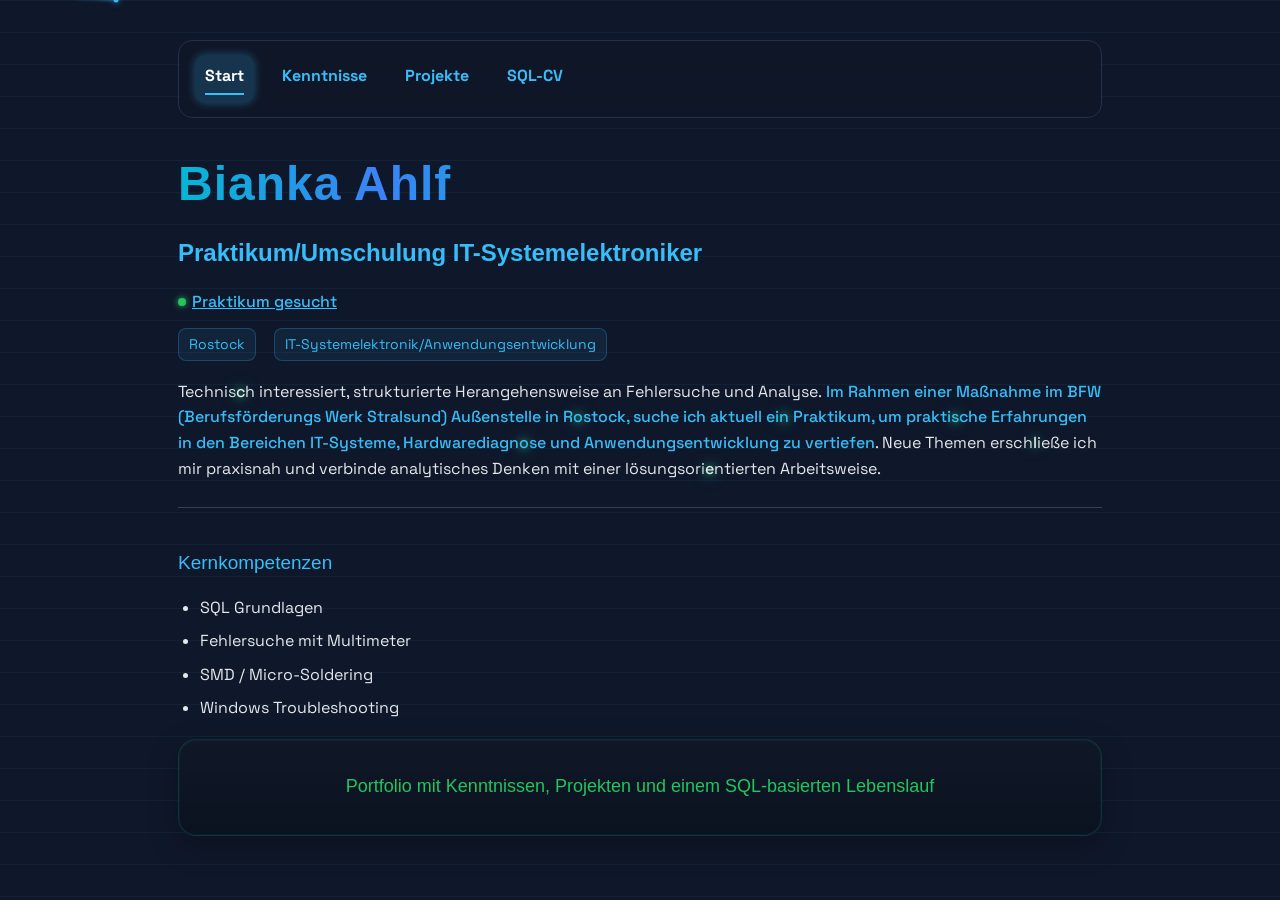
<file: index.html>
<!DOCTYPE html>
<html lang="de">
<head>
 <meta name="viewport"content="width=device-width,initial-scale=1.0">
<meta charset="UTF-8">
<title>Mein Portfolio</title>
<link rel="stylesheet" href="style.css">
<link href="https://fonts.googleapis.com/css?family=Space+Grotesk:wght@300;400;500;600;700&display=wrap" rel="stylesheet">
</head>

<body>
<div class="bg-grid"></div>
<div class="scan-layer"></div>
<div class="page-content">

<nav>
<a class="active" href="index.html">Start</a>
<a href="skills.html">Kenntnisse</a>
<a href="projects.html">Projekte</a>
<a href="sql-cv.html">SQL-CV</a>
</nav>




<h1>Bianka Ahlf</h1>

<h2>Praktikum/Umschulung IT-Systemelektroniker</h2>

<a class="status"
    href="anschreiben.mandarin.html"target="_blank"></span><span class="status-dot"></span>
 Praktikum gesucht
</a>

<div class="quick-facts">
  <span> Rostock</span>
  <span> IT-Systemelektronik/Anwendungsentwicklung</span>
</div> 

<p>
Technis<span class="easter-letter" data-letter="c">c</span>h interessiert, strukturierte Herangehensweise an Fehlersuche und Analyse.<span class="praktikums-hinweis"> Im Rahmen einer Maßnahme im BFW (Berufsförderungs Werk Stralsund) Außenstelle in R<span class="easter-letter" data-letter="o">o</span>stock, suche ich aktuell ei<span class="easter-letter" data-letter="n">n</span> Praktikum, um prakti<span class="easter-letter" data-letter="s">s</span>che Erfahrungen in den Bereichen IT-Systeme, Hardwarediagn<span class="easter-letter" data-letter="o">o</span>se und Anwendungsentwicklung zu vertiefen</span>. Neue Themen ersch<span class="easter-letter" data-letter="l">l</span>ieße ich mir praxisnah und verbinde analytisches Denken mit einer lösungsori<span class="easter-letter" data-letter="e">e</span>ntierten Arbeitsweise.


</p>

<hr>

<h3 style="color:var(--muted)">Kernkompetenzen</h3>
<ul>
<li>SQL Grundlagen</li>
<li>Fehlersuche mit Multimeter</li>
<li>SMD / Micro-Soldering</li>
<li>Windows Troubleshooting</li>
</ul>

<div class="card">
<h4>Portfolio mit Kenntnissen, Projekten und einem SQL-basierten Lebenslauf
  </h4>
 </div>
</div>

<script src="scan.js"></script>
</body>

</html>
</file>
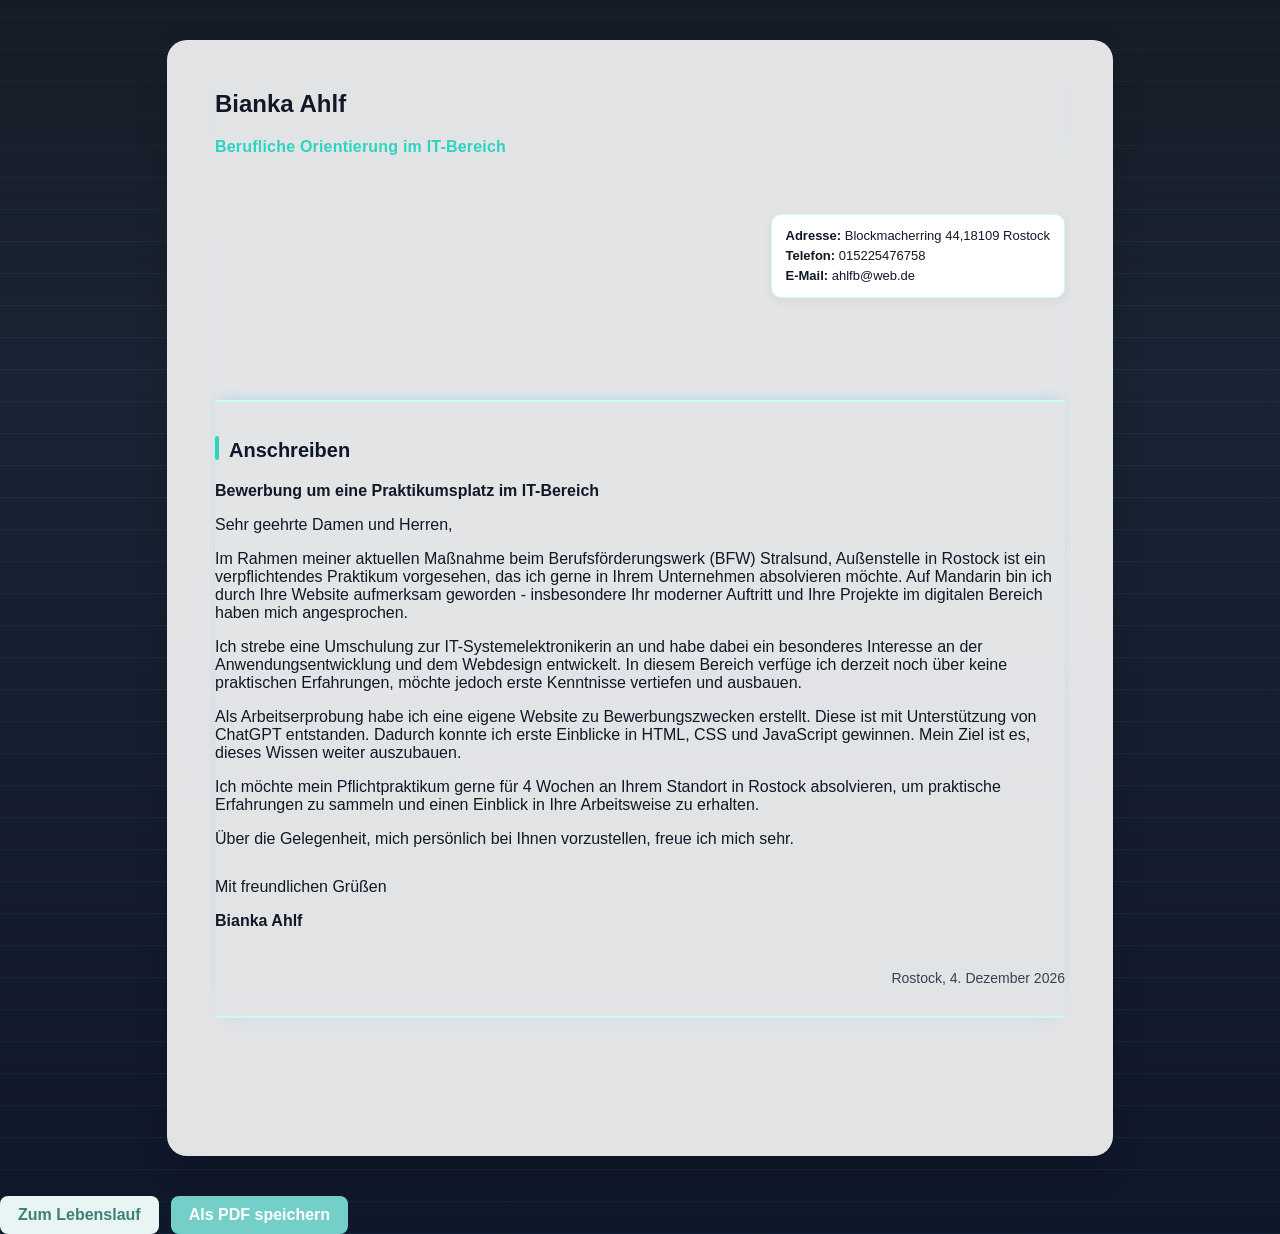
<file: anschreiben.mandarin.html>
<!DOCTYPE html>
<html lang="de">
<head>
  <meta charset="UTF-8">
   <meta name="viewport"content="width=device-width,initial-scale=1.0">
  <title>Anschreiben | Bianka Ahlf</title>
<meta name="viewport" content="width=device-width, initial-scale=1.0">

 <link rel="stylesheet"href="bewerbung.css">
</head>


<body>

 <section class="cv">

  <header class="cv-header">
   <div class="cv-left">
    <h1>Bianka Ahlf</h1>
    <p class="title">Berufliche Orientierung im IT-Bereich</p>
 </div>

 <div class="contact-box">
   <p><strong>Adresse:</strong> Blockmacherring 44,18109 Rostock</p>
   <p><strong>Telefon:</strong> 015225476758</p>
   <p><strong>E-Mail:</strong> ahlfb@web.de</p>
  </div>
 </div> 

   <div class="cv-divider"></div>

 <div class="anschreiben-section">
  <h2 class="anschreiben-title">Anschreiben</h2>
   <p><strong>Bewerbung um eine Praktikumsplatz im IT-Bereich</strong></p>
  
   <p>Sehr geehrte Damen und Herren,</p>

   <p> Im Rahmen meiner aktuellen Maßnahme beim Berufsförderungswerk (BFW) Stralsund, Außenstelle 
in Rostock ist ein verpflichtendes Praktikum vorgesehen, das ich gerne in Ihrem Unternehmen
absolvieren möchte. Auf Mandarin bin ich durch Ihre Website aufmerksam geworden - insbesondere
Ihr moderner Auftritt und Ihre Projekte im digitalen Bereich haben mich angesprochen.
   </p>

   <p> Ich strebe eine Umschulung zur IT-Systemelektronikerin an und habe dabei ein besonderes Interesse
an der Anwendungsentwicklung und dem Webdesign entwickelt. In diesem  Bereich verfüge ich derzeit noch über keine 
praktischen Erfahrungen, möchte jedoch erste Kenntnisse vertiefen und ausbauen.
   </p>

   <p>Als Arbeitserprobung habe ich eine eigene Website zu Bewerbungszwecken erstellt.
Diese ist mit Unterstützung von ChatGPT entstanden.
Dadurch konnte ich erste Einblicke in HTML, CSS und JavaScript gewinnen. Mein Ziel ist es, dieses Wissen weiter auszubauen. 
   </p>

   <p>Ich möchte mein Pflichtpraktikum gerne für 4 Wochen an Ihrem Standort in Rostock absolvieren,
 um praktische Erfahrungen zu sammeln und einen Einblick in Ihre Arbeitsweise zu erhalten.
   </p> 
   
   <p>Über die Gelegenheit, mich persönlich bei Ihnen vorzustellen, freue ich mich sehr.
   </p> 

  <div class="anschreiben-signature">
      <p>Mit freundlichen Grüßen</p>
    <p><strong>Bianka Ahlf</strong></p>
  </div>


   <footer class="cv-footer">
    <p>Rostock, <span id="date"></span></p>
  </footer>
   </section>
   
   <div class="actions">
    <a href="sql-cv.html" class="btn secondary">Zum Lebenslauf</a>
    <a href="#" onclick="window.print()"class="btn">Als PDF speichern</a>
   </div>
  </div>

<script>
  const dateEl =
 document.getElementById("date");
 
  const today =new Date();

  const formatted =
 today.toLocaleDateString("de-DE", {
   day: "numeric",
   month: "long",
   year: "numeric"
});

 dateEl.textContent = formatted;
</script>

 </body>
</html>
</file>
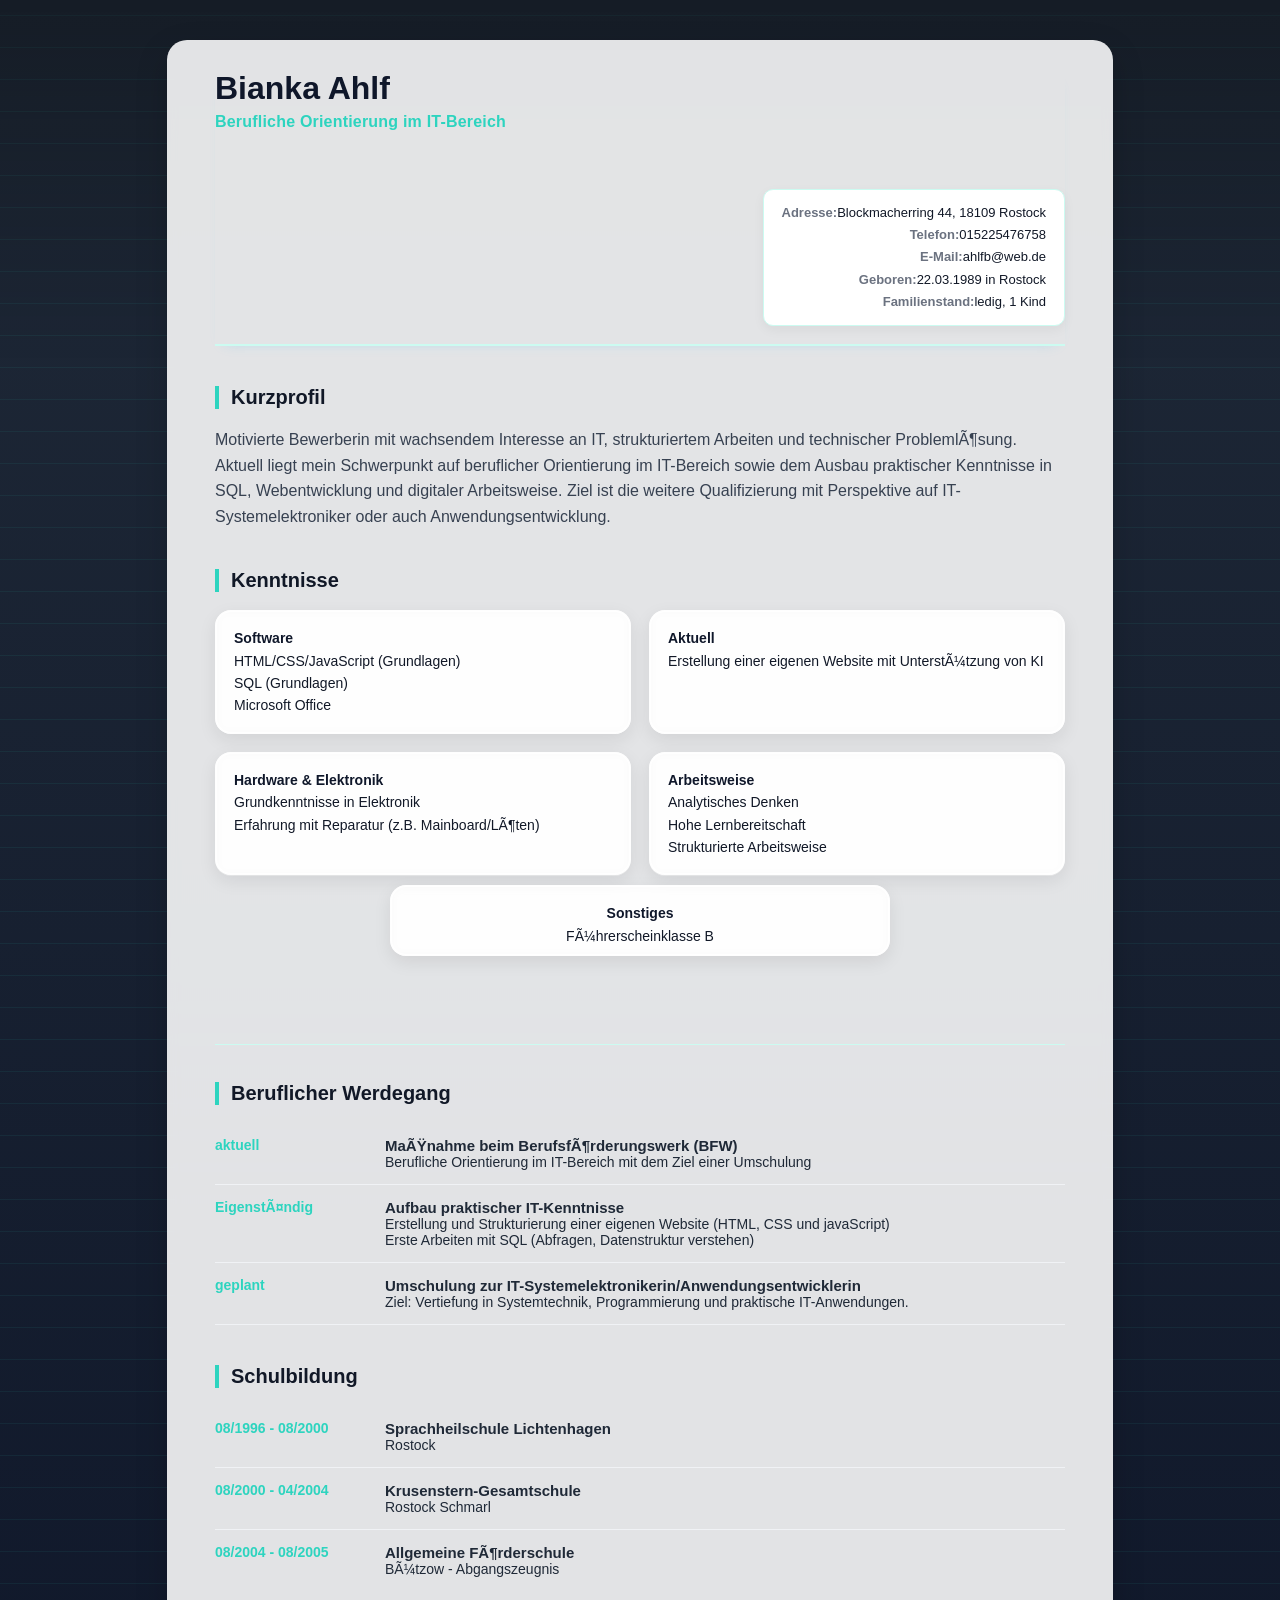
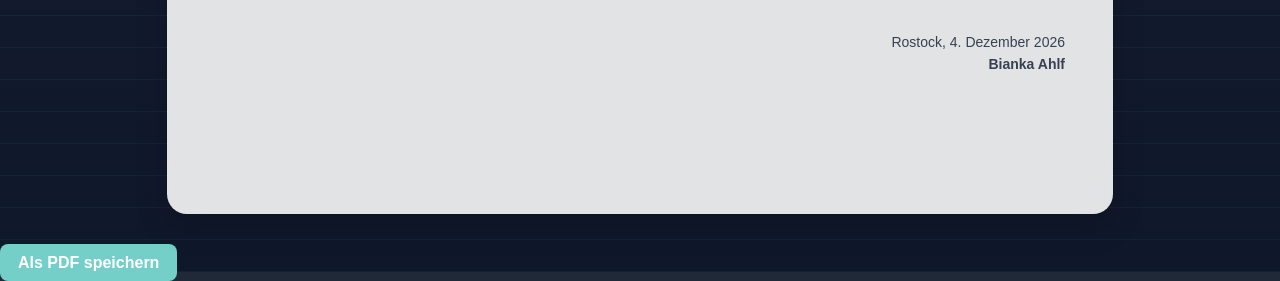
<file: lebenslauf.html>
<!DOCTYPE html>
<html lang="de">
<head>
 <meta charset="UTF8-8">
 <meta name="viewport"content="width=device-width,initial-scale=1.0">
 <title>Lebenslauf - Bianka Ahlf</title>
 <link rel="stylesheet" href="bewerbung.css">
</head>
<body>

 <main class="cv">

  <header class="cv-header">

   <div class="header-left">
    <h1>Bianka Ahlf</h1>
    <p class="title">Berufliche Orientierung im IT-Bereich</p>
   </div>

   <dic class="header-right">
    <p><strong>Adresse:</strong>Blockmacherring 44, 18109 Rostock</p>
    <p><strong>Telefon:</strong>015225476758</p>
    <p><strong>E-Mail:</strong>ahlfb@web.de</p>
    <p><strong>Geboren:</strong>22.03.1989 in Rostock</p>
    <p><strong>Familienstand:</strong>ledig, 1 Kind</p>
   </div>

  </header>

  <section class="cv-section">
   <h2>Kurzprofil</h2>
   <p>Motivierte Bewerberin mit wachsendem Interesse an IT, strukturiertem Arbeiten und 
      technischer Problemlösung. Aktuell liegt mein Schwerpunkt auf beruflicher 
      Orientierung im IT-Bereich sowie dem Ausbau praktischer Kenntnisse in SQL, 
      Webentwicklung und digitaler Arbeitsweise.
      Ziel ist die weitere Qualifizierung mit Perspektive auf IT-Systemelektroniker oder auch 
      Anwendungsentwicklung.
   </p>
  </section>
  
 <section class="cv-section cv-skills-section">
   <h2>Kenntnisse</h2>

   <div class="skills">

    <div class="skill-box">
     <strong>Software</strong>
     HTML/CSS/JavaScript (Grundlagen)<br>
     SQL (Grundlagen)<br>
     Microsoft Office
    </div> 
    
    <div class="skill-box"> 
     <strong>Aktuell</strong>
      Erstellung einer eigenen Website mit Unterstützung von KI
    </div>

   <div class="skill-box">
    <strong>Hardware & Elektronik</strong>
     Grundkenntnisse in Elektronik<br>
     Erfahrung mit Reparatur (z.B. Mainboard/Löten)
   </div> 

   <div class="skill-box">
    <strong>Arbeitsweise</strong>
     Analytisches Denken<br>
     Hohe Lernbereitschaft<br>
     Strukturierte Arbeitsweise
   </div>

   <div class="skill-box full">
    <strong>Sonstiges</strong>
     Führerscheinklasse B
   </div>
</div>
</section>


<div class="page-break"></div>


  <section class="cv-section cv-career">
   <h2>Beruflicher Werdegang</h2>

   <div class="cv-item">
   <div class="cv-date highlight">aktuell</div>
    <div class="cv-content"><strong>Maßnahme beim Berufsförderungswerk (BFW)</strong><br>
     Berufliche Orientierung im IT-Bereich mit dem Ziel einer Umschulung</div>
</div>


   <div class="cv-item">
   <div class="cv-date highlight">Eigenständig</div>
    <div class="cv-content"><strong>Aufbau praktischer IT-Kenntnisse</strong><br>
     Erstellung und Strukturierung einer eigenen Website (HTML, CSS und javaScript)<br>
     Erste Arbeiten mit SQL (Abfragen, Datenstruktur verstehen)</div>
</div>

    

    <div class="cv-item">
    <div class="cv-date highlight">geplant</div>
     <div class="cv-content"><strong>Umschulung zur IT-Systemelektronikerin/Anwendungsentwicklerin</strong><br>
Ziel: Vertiefung in Systemtechnik, Programmierung und praktische IT-Anwendungen.</div>
</div>


  <section class="cv-section">
   <h2>Schulbildung</h2>

   <div class="cv-item">
    <div class="cv-date">08/1996 - 08/2000</div>
    <div class="cv-content">
     <strong>Sprachheilschule Lichtenhagen</strong><br>Rostock</div>
</div>

   <div class="cv-item">
    <div class="cv-date">08/2000 - 04/2004</div>
    <div class="cv-content">
     <strong>Krusenstern-Gesamtschule</strong><br>Rostock Schmarl</div>
</div>

   <div class="cv-item">
    <div class="cv-date">08/2004 - 08/2005</div>
    <div class="cv-content">
     <strong>Allgemeine Förderschule</strong><br>Bützow - Abgangszeugnis</div>
</div>
</section>

 
  <section class="cv-section">
   <div class="cv-footer">
    <p>Rostock, <span id="date"></span></p>
    <p><strong>Bianka Ahlf</strong></p>
   </div>
  </section>

 </main>
 
<div><a href="#" onclick="window.print()"class="btn">Als PDF speichern</a>
</div>
<script>
  const dateEl =
 document.getElementById("date");
 
  const today =new Date();

  const formatted =
 today.toLocaleDateString("de-DE", {
   day: "numeric",
   month: "long",
   year: "numeric"
});

 dateEl.textContent = formatted;
</script>

</body>
</html>
</file>
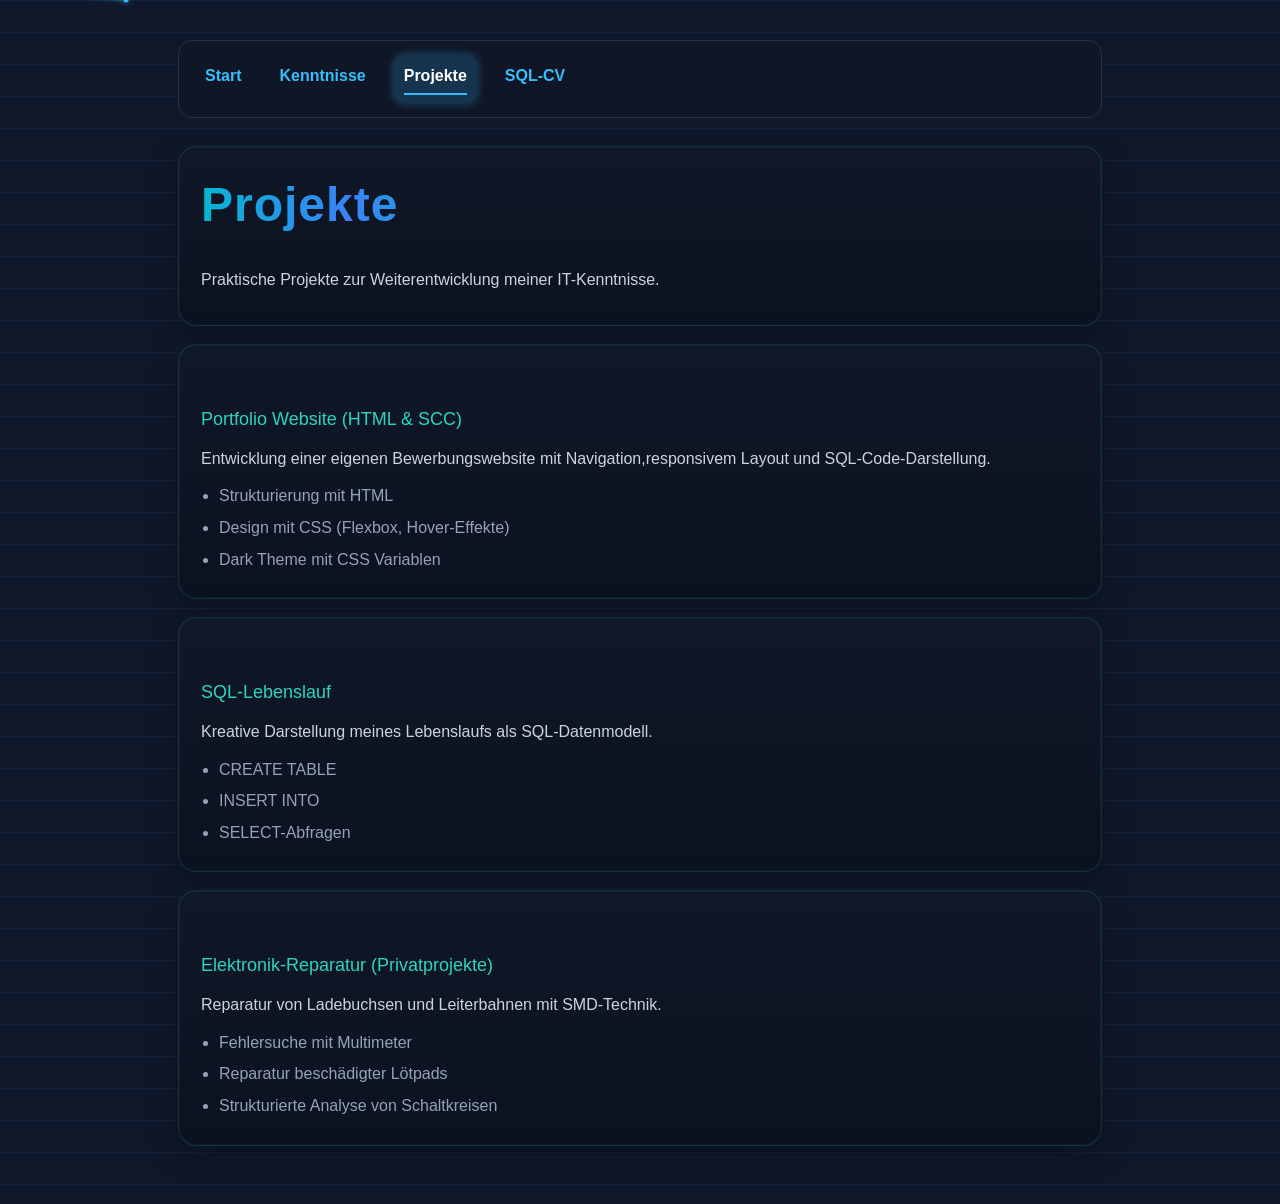
<file: projects.html>
<!DOCTYPE html>
<html lang="de">
<head>
 <meta name="viewport"content="width=device-width,initial-scale=1.0">
 <meta charset="UTF-8">
 <title>Projekte</title>
 <link rel="stylesheet" href="style.css">
</head>

<body class="projects-page">
<div class="bg-grid"></div>
<div class="scan-layer"></div>
<div class="page-content">

<nav>
 <a href="index.html">Start</a>
 <a href="skills.html">Kenntnisse</a>
 <a class="active" href="projects.html">Projekte</a>
 <a href="sql-cv.html">SQL-CV</a>
</nav>

<div class="card">
 <h1>Projekte</h1>
 <p class="muted">Praktische Projekte zur Weiterentwicklung meiner IT-Kenntnisse.</p>
</div>

<div class="card">
 <h3> Portfolio Website (HTML & SCC)</h3>
 <p> Entwicklung einer eigenen Bewerbungswebsite mit Navigation,responsivem Layout und SQL-Code-Darstellung.</p>
 <ul>
  <li>Strukturierung mit HTML</li>
  <li>Design mit CSS (Flexbox, Hover-Effekte)</li>
  <li>Dark Theme mit CSS Variablen</li>
 </ul>
</div>

<div class="card">
 <h3>SQL-Lebenslauf</h3>
 <p>Kreative Darstellung meines Lebenslaufs als SQL-Datenmodell.</p>
 <ul>
  <li>CREATE TABLE</li>
  <li>INSERT INTO</li>
  <li>SELECT-Abfragen</li>
 </ul>
</div>

<div class="card">
 <h3>Elektronik-Reparatur (Privatprojekte)</h3>
 <p>Reparatur von Ladebuchsen und Leiterbahnen mit SMD-Technik.</p>
 <ul>
  <li>Fehlersuche mit Multimeter</li>
  <li>Reparatur beschädigter Lötpads</li>
  <li>Strukturierte Analyse von Schaltkreisen</li>
 </ul>
</div>
</div>
</div>

<script src="scan.js"></script>

</body>
</html>
</file>
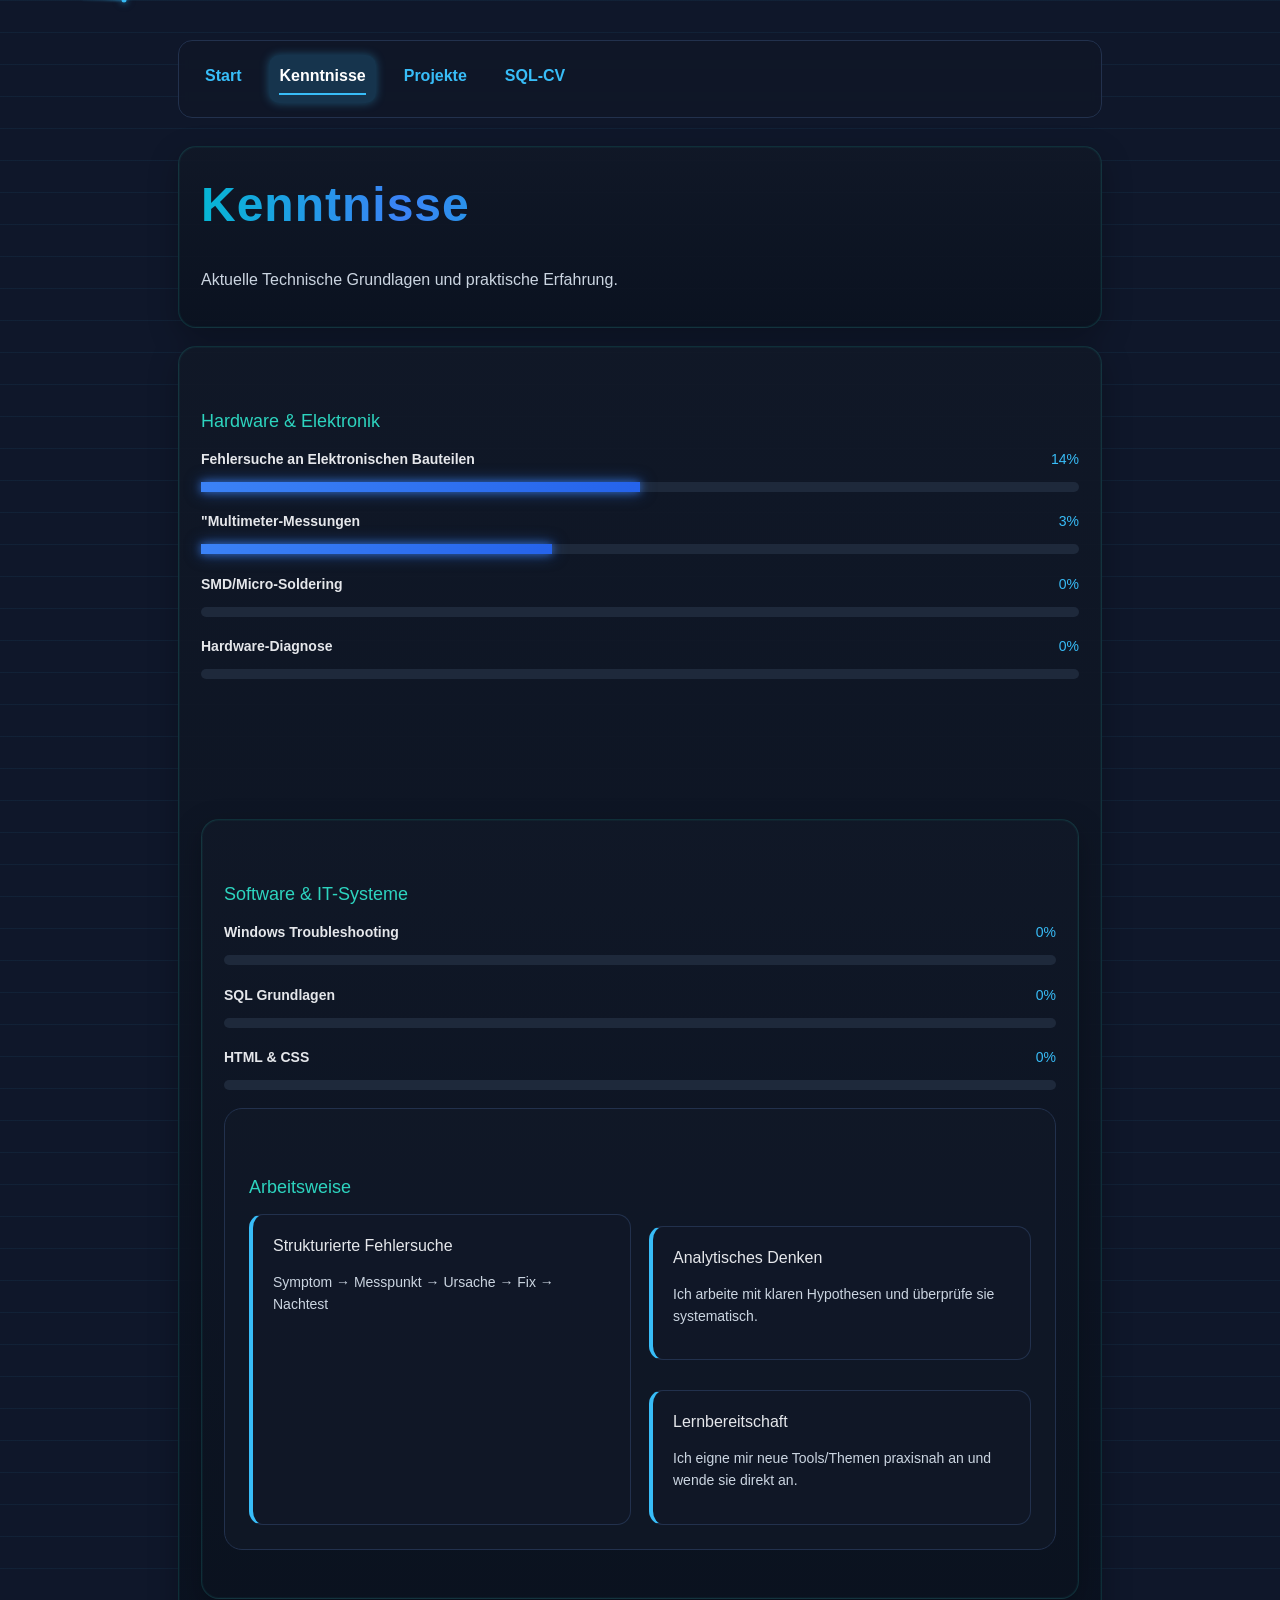
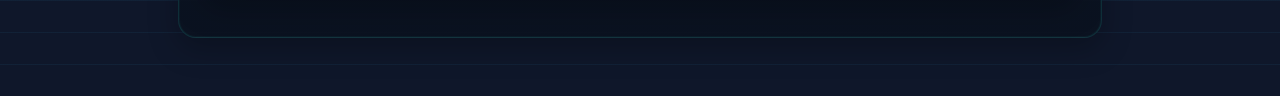
<file: skills.html>
<!DOCTYPE html>
<html lang="de">
<head>

 <meta name="viewport"content="width=device-width,initial-scale=1.0">
 <meta charset="UTF-8">
 <title>Kenntnisse</title>
 <link rel="stylesheet" href="style.css">
</head>


<body class="skill-page"> 

<div class="bg-grid"></div>
<div class="scan-layer"></div>
<div class="page-content">

<nav>
 <a href="index.html">Start</a>
 <a class="active"href="skills.html">Kenntnisse</a>
 <a href="projects.html">Projekte</a>
 <a href="sql-cv.html">SQL-CV</a>
</nav>

<div class="card">
 <h1>Kenntnisse</h1> 
 <p class="muted">Aktuelle Technische Grundlagen und praktische Erfahrung.</p>
</div>

<div class="card skills-section"id="hardware">
 <h3>Hardware & Elektronik</h3>

 <div class="skill reveal">
  <div class="skill-header">
   <span class="skill-name">Fehlersuche an Elektronischen Bauteilen</span>
   <span class="skill-percent">0%</span>
  </div>
 
  <div class="skill-bar">
   <div class="skill-fill hardware" data-width="50%"></div>
  </div>
 </div>


 <div class="skill reveal">
  <div class="skill-header">
   <span class="skill-name">"Multimeter-Messungen</span>
   <span class="skill-percent">0%</span>
  </div> 
 
  <div class="skill-bar">
   <div class="skill-fill hardware" data-width="40%"></div>
  </div>
 </div>


 <div class="skill reveal">
  <div class="skill-header">
   <span class="skill-name">SMD/Micro-Soldering</span>
   <span class="skill-percent">0%</span>
  </div>
    
  <div class="skill-bar">
   <div class="skill-fill hardware" data-width="60%"></div>
  </div>
 </div>


 <div class="skill reveal">
  <div class="skill-header">
   <span class="skill-name">Hardware-Diagnose</span>
   <span class="skill-percent">0%</span>  
  </div> 

  <div class="skill-bar">
   <div class="skill-fill hardware" data-width="55%"></div>
  </div>
 </div>

<div class="card skills-section"id="software">
 <h3>Software & IT-Systeme</h3>
 

 <div class="skill reveal">      
  <div class="skill-header">
   <span class="skill-name">Windows Troubleshooting</span>
   <span class="skill-percent">0%</span>
   </div>

   <div class="skill-bar">
   <div class="skill-fill software" data-width="80%"></div>
  </div>
</div>


  <div class="skill reveal">      
  <div class="skill-header">
   <span class="skill-name">SQL Grundlagen</span>
   <span class="skill-percent">0%</span>
  </div>
  
  <div class="skill-bar">
   <div class="skill-fill software" data-width="45%"></div>
  </div>
</div>


  <div class="skill reveal">      
  <div class="skill-header">
   <span class="skill-name">HTML & CSS</span>
   <span class="skill-percent">0%</span>
  </div>

  <div class="skill-bar">
   <div class="skill-fill software" data-width="50%"></div>
  </div>
</div>


<div class="section-card">
 <h3>Arbeitsweise</h3> 
  
 <div class="badge-grid">
 <div class="badge">
 <div class=badge-title">Strukturierte Fehlersuche</div>
 <p class="badge-text">Symptom → Messpunkt → Ursache → Fix → Nachtest</p> 
</div>

 <div class="badge-grid">
 <div class="badge">
 <div class=badge-title">Analytisches Denken</div>
 <p class="badge-text">Ich arbeite mit klaren Hypothesen und überprüfe sie systematisch.</p>
 </div>

 <div class="badge-grid">
 <div class="badge">
 <div class=badge-title">Lernbereitschaft</div>
 <p class="badge-text">Ich eigne mir neue Tools/Themen praxisnah an und wende sie direkt an.</p>
 </div>
</div>

</div>
</div>
</div>
</div>
<script src="scan.js"></script>

<script src="skills.js"></script> 
</body>
</html>
</file>
<file: style.css>
:root{
 --bg:#0f172a;
 --panel: #111827aa;
 --panel2: #0b1220;
 --border: #22314d;
 --text: #e2e8f0;
 --muted: #38bdf8;
 --accent: #38bdf8;
}

*{box-sizing: border-box;}

body {
  font-family: "Space Grotesk", sans-serif;
  background-color:#0f172a;
  color: #e5e7eb;
  margin: 0 auto;
  padding: 40px 18px;
  max-width: 960px;
  margin-left: auto;
  margin-right: auto;
  line-height: 1.6;
  background-image:
  linear-gradient(rgba(56,189,248,0.06) 1px, transparent 1px);   
background-size: 32px 32px;
} 

.page-content{
  position:relative;
  z-index: 2;
}
.scan-layer{
  pointer-events:none;	
  position:fixed;
  inset:0;
  pointer-events:none;
  z-index:1;
--trail-angle: 90deg;
--point-x: 5px;
} 
.scan-layer::before{
  content:"";
  position: absolute;
  left: 0;
  top: 0;
  width: 48px;
  height: 2px;
  background:linear-gradient(var(--trail-angle),
 	 rgba(56,189,248,0.05) 0%,
         rgba(56,189,248,0.18) 45%,
         rgba(56,189,248,0.45) 75%,
         transparent 100%);

  border-radius: 999px;
  filter: blur(0.8px);

  transform: translate(
		calc(var(--scan-x, 0px) - var(--pointer-x, 
	     2.5px) + var(--trail-offset, 0px)), 
		calc(var(--scan-y, 0px) - 1px));
}

.scan-layer::after{
  content:"";
  position:absolute;
  left:0;
  top:0;

  width:5px;
  height:5px;

  border-radius:50%;

  background:radial-gradient(circle at 50% 50%,
	 rgba(56,189,248,1) 0px,
	 rgba(56,189,248,0.95) 3px,
 	 rgba(56,189,248,0.25) 6px,
	 transparent 8px);

  box-shadow:
	 0 0 6px rgba(56,189,248,0.7),
	 0 0 12px rgba(56,189,248,0.25);

  transform: translate(
	calc(var(--scan-x,0px) - 2.5px),
 	calc(var(--scan-y,0px) - 2.5px));
}	

nav {
  display: flex;
  gap: 18px;
  flex-wrap: wrap;
  align-items: center;
  padding: 14px 16px;
  border: 1px solid var(--border);
  background:rgba(17,24,39,0.7);
  backdrop-filter: blur(6px);
  border-radius: 14px;
  margin-bottom: 28px;
}

nav a {
  color: var(--accent);
  text-decoration: none;
  font-weight: 700;
  padding: 8px 10px;
  border-radius: 10px;
  transition: .12s ease, background .12s ease, color .12s ease;
}
nav a::after{
  content:"";
  display:block;
  height:2px;
  width:0;
  background: var(--accent);
  transition:width .25s ease;
  margin-top:4px;
}
nav a:hover {
  background: rgba(56,189,248,0.12);
  transform: translateY(-1px);
  color: #ffffff;
}
 
nav a:hover::after, nav a.active::after{
  width: 100%;
}

nav a.active {
  background: rgba(56,189,248,0.18);
  color: #ffffff;
  box-shadow: 0 0 10px rgba(56,189,248,0.35);
}

h1 {
  display: inline-block;
  font-family:"inter", sans-serif;
  font-size: 48px;
  font-weight:800;
  letter-spacing: 1px;
  margin:0 0  12px 0;
  background: linear-gradient(90deg, #06b6d4 0%, #3b82f6 25%, #06b6d4 50%, #22c55e 75%, #16a34a 85%, #06b6d4 100%);
  background-size: 300% 100%;
  background-position: 0% 50%;
  background-clip: text;
  -webkit-background-clip: text;
  color: transparent;
  -webkit-text-fill-color: transparent;
  animation: nameGlow 5s ease-in-out infinite alternate;
}
@keyframes nameGlow{
 0%{
background-position:0% 50%;
}
 100%{
background-position:100% 50%;
 }
}
h2 {
  font-family:"inter", sans-serif;
  color:var(--muted);
  margin:0 0 16px;
  font-weight:600;
}
.quick-facts{
 display:flex;
 gap:18px;
 flex-wrap:wrap;
 margin:10px 0 18px 0;
 font-size:14px;
 color:var(--muted);
}
.quick-facts span{
  background:rgba(56,189,248,0.08);
  border:1px solid rgba(56,189,248,0.25);
  padding:4px 10px;
  border-radius:8px;
}
 .status{
  display:flex;
  align-items:center;
  gap:6px;
  color:var(--accent);
  font-weight:500;
  margin:8px 0 14px 0;
}
 .status-dot{
  display:inline-block;
  width:8px;
  height:8px;
  border-radius:50%;
  background:#22c55e;
  box-shadow:0 0 6px #22c55e;
  animation:statusPulse 2s infinite;
}
.status{
  transition:color .2s ease;
}

.status-dot{
  transition:transform .2s ease, box-shadow .2s ease;
}
.status:hover{
  color:#4ade80;
  text-shadow: 0 0 6px rgba(134,239,172,1),
               0 0 12px rgba(34,197,94,0.9),
 	       0 0 20px rgba(34,197,94,0.7);
}
.status:hover .status-dot{
  transform:scale(1.2);
  box-shadow:0 0 12px #22c55e, 0 0 22px #22c55e;
}


@keyframes statusPulse{
0%{
  transform:scale(1);
  box-shadow:0 0 4px #22c55e;
  opacity:1.2;
}
50%{
  transform:scale(1.4);
  box-shadow:0 0 10px #22c55e;
  opacity:2.2;
}
100%{
  transform:scale(1);
  box-shadow:0 0 4px #22c55e;
  opacity:1.2;
 }
}

h3 {
  font-family:"inter", sans-serif;
  color:#6bdcff;
  font-weight:500;
  font-size:19px;
  margin-top:40px;
  margin-bottom:14px;
}

h4 {
  color:#22c55e;
  font-family:"inter",sans-serif;
  font-weight:450;
  font-size:18px;
  margin-top:40px;
  margin-bottom:14px;
}

p{ margin:12px 0;
}
.easter-letter{
  font-weight:500;
  text-shadow:0 0 8px #22c55e,0 0 16px rgba(56,189,248,0.7);
  cursor:pointer;
}
.easter-hit{
 color:#22c55e !important;
 text-shadow:0 0 14px #22c55e;
 transition:all 0.2s ease;
}
 .praktikums-hinweis{
  color:var(--muted);
  font-weight:500;
  margin-top:14px; 
}

hr {
  border:0;
  height:1px;
  background:#334155;
  margin:26px 0;
}

ul {
  padding-left: 22px;

}

li {
  margin-bottom: 8px;
}

.card{
  background:linear-gradient(
   180deg,
   rgba(17,24,39,0.94),
   rgba(11,18,32,0.94)
  );
  border:1px solid rgba(45,212,191,0.15);
  border-radius:18px;
  padding:20px 22px;
  margin:18px 0;
  box-shadow:0 10px 30px rgba(0,0,0,0.25),
   0 0 0 1px rgba(45,212,191,0.05) inset;
  transition:all 0.25s ease;
}
.sql-card{
	margin:16px;
	padding:20px 16px;
	border-radius:16px;
	background:rgba(8,12,24,0.88);
	border:1px solid rgba(80,150,255,0.18);
	box-shadow:0 10px 30px rgba(0,0,0,0.35);
	overflow:visible;
}
.card h3{
  margin-bottom:12px;
  color:#2dd4bf;
  font-size:18px;
}

.card h4{
  text-align:center;
  color:#22c55e;
  width:100%;
  margin-top:12px;
}

.card p{
  margin-bottom:14px;
  color:#cbd5e1;
}

.card ul{
  padding-left:18px;
  margin:0;
}

.card li{
  margin-bottom:8px;
  color:#94a3b8;
}

.card:hover{
  transform:translateY(-4px);
  border-color:rgba(45,212,191,0.4);
  box-shadow:0 15px 40px rgba(0,0,0,0.35),
   0 0 25px rgba(45,212,191,0.15);
}
.card:hover h3{
  color:#38bdf8;
}
.projects-page .card h3{
  color:#2dd4bf;
  margin-bottom:10px;
}
.projects-page .card p{
  color:#cbd5e1;
  margin-bottom:12px;
}
.projects-page .card ul{
  padding-left:18px;
  margin:0;
}
.projects-page .card li{
  color:#94a3b8;
  margin-bottom:6px;
}

.muted{
  color:var(--muted);
}

pre {
  background-color: #0b1020;
  padding: 18px;
  border-radius: 14px;
  overflow-x: auto;
  border: 1px solid #1f2a44;
  font-family: Consolas, Monaco, 'Courier New', monospace;
  box-shadow: 0 10px 25px rgba(0,0,0,0.3);
}
code {
  color: #cbd5e1;
}
.kw {color: #38bdf8; font-weight:700;}
.fn {color: #a78bfa;}
.str {color: #34d399;}
.cm {color: #64748b; font-style: italic;}
.num {color: #fbbf24;}

.skill-header{
 display: flex;
 justify-content: space-between;
 font-size: 14px;
 margin-bottom: 6px;
}
.skill-header span:last-child {
 color: var(--muted);
}
.skill-percent {
 min-width: 45px;
 text-align: right;
 font-variant-numeric:tabular-nums;
}
.skill{
  margin-bottom: 18px;
  transition: transform 0.2s ease;
}
.skill-name {
  margin-bottom: 6px; 
  font-weight:600;
}
.skill-bar {
  background: #1e293b;
  border-radius: 10px;
  height: 10px;
}
.skill-fill {
  display: block;
  height: 100%;
  width:0%; 
  transition: width 1.2s ease;
  box-shadow: 0 0 8px rgba(80,150,255,0.4);
  position: relative;
  overflow: hidden;
}
.skill-fill::after{
 content:"";
 position:absolute;
 top:0;
 left:-100%;
 width:100%;
 height:100%;
 z-index: 2;
 pointer-events:none;
 background:linear-gradient(120deg,
 transparent, rgba(255,255,255,0.4),
 transparent
 );
 animation:skillShimmer 2.5s infinite;
} 
.skill-fill.hardware {
 background: linear-gradient(90deg, #3b82f6, #2563eb);
 box-shadow: 0 0 8px rgba(59,130,246,0.7), 0 0 16px rgba(59,130,246,0.5);
}
.skill:hover .skill-fill.hardware {
 box-shadow:0 0 22px rgba(59,130,246,0.95);
 transform: scaleX(1.02);
}
.skill-fill.software {
 background: linear-gradient(90deg, #22c55e, #16a34a);
 box-shadow: 0 0 8px rgba(34,197,94,0.7), 0 0 16px rgba(34,197,94,0.5);
}
.skill:hover .skill-fill.software {
 box-shadow: 0 0 22px rgba(34,197,94,0.95);
 transform: translateX(8px);
}
.skill.reveal {
 opacity:0;
 transform:translateY(14px);
 transition:
  opacity 600ms cubic-bezier(.2,.8,.2,1);
  transform 600ms cubic-bezier(.2,.8,.2,1);
}

.skill.reveal.is-visible {
 opacity:1;
 transform:translateY(0);
}
a{
color:var(--accent);
}
.sql-cv {
  background:#0f172a;
  padding: 30px;
  border-radius:12px;
  font-family:monospace;
  border:1px solid rgba(56,189,248,0.18);
  box-shadow:0 10px 30px rgba(0,0,0,0.28);
}
.sql {
  color:#e5e7eb;
  margin-top:20px;
  font-family:monospace;
  padding:20px;
  border-radius:8px;
  line-height:1.7;
  background:rgba(2,6,23,0.45);
  border:1px solid rgba(56,189,248,0.08);
  white-space:pre-wrap;
}
.sql-keyword {
  color: #38bdf8;
  font-weight: 700;
  text-shadow: 0 0 6px rgba(56,189,248,0.35);
}

.sql-table {
  color: #22c55e;
  font-weight: 600;
  text-shadow: 0 0 6px rgba(34,197,94,0.35);
}

.sql-string {
  color: #fbbf24;
  font-weight: 600;
  text-shadow: 0 0 6px rgba(251,191,36,0.35);
}

.sql-comment {
  color: #94a3b8;
  font-style: italic;
  opacity: 0.85;
}
}
.sql-result {
  color:#e5e7eb;
  margin:18px 0 28px;
  padding:16px 18px;
  background:rgba(2,6,23,0.35);
  border:1px solid rgba(34,197,94,0.22);
  border-radius:8px;
  display:inline-block; 
  font-family:monospace;
  white-space:pre;
  box-sizing:border-box;
  text-align:left;
}
.sql-result pre{
 margin:0;
 font-family:monospace;
 color:#e5e7eb;
}
.sql::before {
  content:">";
  color:#22c55e;
  font-weight:700;
}
.typewriter {
  white-space:pre-wrap;
  border-right:2px solid #22c55e;
  min-height:3.5em;
  opacity:0;
  transition:opacity 0.2s ease;
}
.typewriter.is-visible{
  opacity:1;
}
.typewriter.typing {
  animation:cursorBlink 0.8s step-end infinite;
}

@keyframes cursorBlink {
  50%{
border-color:transparent;
 }
}

 .projects{
  display:grid;
  gap:20px;
  margin-top:20px;
}

 @media (min-width:900px){
  .projects{
   grid-template-columns: 1fr 1fr;
  }
 }

.badge-grid {
  display:grid;
  grid-template-columns: repeat(auto-fit, minmax(280px, 1fr));
  gap: 18px;
  margin-top: 12px;
}
.badge{
  border: 1px solid var(--border);
  border-left: 4px solid var(--accent);
  background: rgba(17,24,39,0.85);
  border-radius: 14px;
  padding: 18px 18px 18px 20px;
  transition: all .2s ease;
}
.badge-hover {
 transform: translateY(-4px);
 box-shadow: 0 14px 30px rgba(0,0,0,0.35);
}
.badge-title {
  font-weight: 700;
  font-size: 16px;
  margin-bottom: 6px;
  color: #ffffff;
}
.badge-text {
  color: var(--muted);
  font-size: 14px;
  line-height: 1.6;
}

@media (max-width: 700px){
 .badge-grid{grid-template-columns:1fr;}
}
.badge.hardware {
 border-left: 4px solid #3b82f6;
}
.badge.software {
 border-left: 4px solid #22c55e;
}
.badge.workflow {
 border-left: 4px solid #06b6d4;
}
.section-card {
 border: 1px solid var(--border);
 background: rgba(17,24,39,0.75);
 border-radius: 18px;
 padding: 24px;
 margin-bottom: 28px;
}

#software {
 margin-top: 140px;
}

 html {
  scroll-behavior: smooth;
}

@keyframes skillShimmer {
 0%{left:-100%;
 }
 100%{left:120%;
 }
}

@media(max-width: 768px){

 body{
  overflow-x:auto;
}
 nav{
  display:flex;
  flex-wrap:wrap;
  gap:10px;
  justify-content:center;
}
.card, .cv{
  margin:16px;
  padding:20px 16px;
  border-radius:16px;
}
 h1{
  font-size:28px;
}
 h2{
  font-size:22px;
}
 h3{
  font-size:18px;
}
 p, li{
  font-size:15px;
  line-height:1.6;
}
.actions{
  flex-direction:column;
  gap:10px;
}
.btn{
  width:100%;
  text-align:center;
}
.projects-page .card{
  width:100%;
  margin:14px 0;
}
.projects-page ul{
  padding-left:18px;
}
.project-grid{
grid-template-columns:1fr;
}
.skill-grid, .skills{
 grid-template-columns:1fr;
}
.skill-box, .card.skills-section{
  width:100%;
  box-sizing:border-box;
}
.skill-header{
  flex-direction:column;
  align-items:flex-start;
  gap:4px;
}
.skill-percent{
  align-self:flex-end;
}
.card{
  overflow:visible;
}
.sql-cv{
  white-space:pre;
}
.sql-scroll{
   width:100%;
   max-width:100%;
   overflow-x:auto;
   overflow-y:hidden;
   touch-action:pan-x;
  -webkit-overflow-scrolling:touch;
 }
	.sql-content{
		margin-left:0;
		margin-right:0;
		vertical-align:top;
}
 .sql-result{
	 white-space:pre;
	 min-width:1400px;
	 font-family:monospace
	 overflow-x:auto;
	 display:block;
	 padding:12px 14px;
 }
  .sql-result,
  .sql.typewriter,
  .sql-result pre{
	font-size:13px;
	line-height:1.5;
  }
  .sql-card{
	  margin:10px 0;
  }
}
</file>
<file: bewerbung.css>
:root{
 --bg: #f4f7fb;
 --card: #ffffff;
 --text: #1f2937;
 --muted: #4b5563;
 --line: #ccfbf1;
 --accent: #2dd4bf;
 --accent-soft: #ccfbf1;


body{
  margin:0;
  font-family:Arial,sans-serif;
  background:
   repeating-linear-gradient(
    0deg,
    rgba(45,212,191,0.07) 0px,
    rgba(45,212,191,0.07) 1px,
    transparent 1px,
    transparent 32px
),
    linear-gradient(to bottom, #1f2937, #0f172a);
    color:#111827; 
}
body::after{
  content:"";
  position:fixed;
  inset:0;
  background:linear-gradient(to bottom, rgba(0,0,0,0.3),transparent 40%);
  pointer-events:none;
}

 .cv{
  max-width:850px;
  margin:40px auto;
  padding:40px 48px 60px;
  border-radius:20px;
  box-shadow:0 12px 32px rgba(0,0,0,0.18);
  background:rgba(255,255,255,0.88);
  backdrop-filter:blur(6px);
  -webkit-backdrop-filter:blur(6px);
  position:relative;
  z-index:2;
  padding-bottom:110px;
}

 .cv-header{
  display:grid;
  grid-template-columns:1 fr auto;
  gap:40px;
  border-bottom:2px solid var(--accent-soft);
   box-shadow:0 -6px 12px -6px
   rgba(56,189,248,0.35);
  padding-bottom:20px;
  margin-bottom:30px;
  align-items:start;
}

 .header-left h1{
  margin:0;
  font-size:32px;
  color:#0f172a;
}
 
 .title{
  margin-top:8px;
  color:var(--accent);
  font-weight:600;
  letter-spacing:0.2px;
}

 .header-right{
  text-align:right;
  font-size:14px;
  background:#f8fbff;
  border:1px solid var(--line);
  border-radius:12px;
  padding:14px 16px;
  justify-self:end;
}

 .header-right p{
  margin:4px;
}

 .cv-section{
  margin-bottom:28px;
  margin-top:40px;
}

 .cv-section h2{
  font-size:20px;
  margin-bottom:18px;
  color#111827;
  padding-left:12px;
  border-left:4px solid var(--accent)
}

 .cv-section p{
  margin:0;
  line-height:1.6;
  color:#374151;
}

 .cv-item{
  display:flex;
  gap:20px;
  padding:14px 0;
  border-bottom:1px solid #f0f2f5;
}

 .cv-item:last-child{
  border-bottom:none;
}

 .cv-date{
  min-width:150px;
  font-weight:700;
  color:var(--accent);
  font-size:14px;
}

 .cv-date.highlight{
  color:var(--accent);
  font-weight:600;
}

 .cv-content{
  font-size:14px;
  color:#1f2937;
}
 .cv-content strong{
  font-size:15px;
}

 .cv-item:hover{
  background:#f9fafb;
}

 .skills{
  display:grid;
  grid-template-columns:1fr 1fr;
  gap:18px;
  align-items:start;
}
 
 .skill-box{
  border:1px solid rgba(255,255,255,0.75);
  border-radius:16px;
  padding:16px 18px;
  background:rgba(255,255,255,0.75);
  backdrop-filter:blur(6px);
  -webkit-backdrop-filter:blur(6px);
  font-size:14px;
  line-height:1.6;
  transition:0.2s;
  height:100%;
  box-shadow:0 6px 18px rgba(0,0,0,0.08),
   0 0 0 1px rgba(255,255,2550.15) inset;
  box-sizing:border-box;
  
}

  .skill-box:hover{
   background:rgba(45,212,191,0.18);
   border-color:rgba(45,212,191,0.35);
   
}

  .skill-box strong{
   display:block;
   margin-bottom:0px;
   color:#0f172a;
}

  .skill-box.full{
   grid-column:1 / -1;
   width:100%;
   max-width:500px;
   justify-self:center;
   text-align:center;
   margin-top:-8px;
}

 .cv-footer{
  margin-top:40px;
  text-align:right;
  font-size:14px;
  color:#374151;
 }

 .cv-career{
  margin-top:80px;
  border-top:1px solid var(--line);
  padding-top:20px;
}

 .page-break{
  display:none;
}
.btn{
  text-decoration:none;
  padding:10px 18px;
  border-radius:8px;
  font-weight:600;
  background:#73cfc7;
  color:white;
  transition:0.2s;
}
.btn:hover{
  background:#5fb8b1;
}
.btn.secondary{
  background:#e8f5f4;
  color:#3e7f7a;
}
.btn.secondary:hover{
  background:#d6eeec;
}

@media print {
.cv-skills-section h2{
 padding-top:30px;
}
.page-break{
 display:block;
 page-break-before:always;
 break-before:page;
}
 
.cv-career{
  padding-top:30px;
  }
.cv-career h2{
  margin-bottom:20px;
}
body{
 margin:0;
 font-family:Arial, sans-serif;
 background:#ffffff;
 color:var(--text);
}
.cv{
 box-shadow:none;
 margin:0;
 max-width:100%;
 border-radius:0;
 background:#ffffff;
 backdrop-filter:none;
}
.cv-section{
 break-inside:avoid;
 page-break-inside:avoid;
}
.cv-item{
 break-inside:avoid;
 page-break-inside:avoid;
}
.skill-box{
 break-inside:avoid;
 page-breake-inside:avoid;
 background:#ffffff;
 backdrop-filter:none;
 border:1px solid #dbe3ee;
}
h2, h3{
 break-after:avoid;
 page-break-after:avoid;
 }
}


.anschreiben-section{
  margin-top:20px;
  padding-top:20px;
  border-top:2px solid var(--accent-soft);
  box-shadow:0 -6px 12px -6px
   rgba(56,189,248,0.35);
}
.anschreiben-section::before{
  content:"";
  position:absolute;
  top:-6px;
  left:0;
  width:4px;
  height:28px;
  background:var(--accent-soft);
  border-radius:2px;
  display:none;
}
.title{
  margin-top:6px;
  color:var(--accent);
  font-weight:600;
}
.cv{
  position:relative;
  padding-top:30px;
}
.cv::before{
  content:"";
  position:absolute;
  top:0;
  left:0;
  width:100%;
  height:3px;
  background_linear-gradient(90deg var(--accent)#38bdf8);
  border-top-left-radius:20px;
  border-top-right:radius:20px;
}
 .cv-header{
  display:grid;
  grid-template-columns:1 fr auto;
  gap:40px;
  border-bottom:2px solid var(--accent-soft);
  box-shadow:0 6px 12px -10px
   rgba(56,189,248,0.35);
  padding-bottom:16px;
  margin-bottom:28px;
  align-items:start;
}
.header-left h1{
  margin:0;
  font-size:32px;
  color:#0f172a;
}
.header-right{
  background:#ffffff;
  border:1px solid var(--line);
  border-radius:10px;
  padding:10px 14px;
  width:max-content;
  font-size:13px;
  line-height:1.4;
  margin:2px 0;
  box-shadow:0 4px 12px rgba(0,0,0,0.05);
  justify-self:end;
}
.header-right strong{
  color:#6b7280;
  font-weight:600;
}
.anschreiben-title{
  font-size:20px;
  font-weight:600;
  color:#0f172a;
  margin-bottom:20px;
  padding-left:14px;
  position:relative;
}
.anschreiben-title::before{
  content:"";
  position:absolute;
  left:0;
  top:4px;
  width:4px;
  height:24px;
  border-radius:2px;
  background:var(--accent);
  top:50%;
  transform:translateY(-58%);
}
.anschreiben-title::after{
  content:"";
  display:block;
  width:60px;
  height:2px;
  background:#38bdf8;
  margin-top:6px;
  display:none;
}
.anschreiben-body{
  margin-top:28px;
  font-size:15px;
  color:#1f2937;
  line-height:1.8;
  position:relative;
  min-height:500px;
  max-width:680px;
  margin-left:0;
}
.anschreiben-body p{
 margin:0 0 16px;
}
.anschreiben-body p:last-child{
 margin-bottom:0;
}
.contact-box{
  background:#ffffff;
  border:1px solid var(--line);
  border-radius:10px;
  padding:10px 14px;
  width:max-content;
  font-size:13px;
  line-height:1.4;
  margin:2px 0;
  box-shadow:0 4px 12px rgba(0,0,0,0.05);
  justify-self:end;
}
.contact-box p{
  margin:2px 0;
}
.cv-footer{
  margin-top:40px;
  text-align:right;
  font-size:14px;
  color:#374151;
  width:100%;
}
.anschreiben-signature{
  margin-top:30px;
}
.actions {
  margin-top:30px;
  display:flex;
  gap:12px;
  flex-wrap:wrap;
}
.btn{
  text-decoration:none;
  padding:10px 18px;
  border-radius:8px;
  font-weight:600;
  background:#73cfc7;
  color:white;
  transition:0.2s;
}
.btn:hover{
  background:#5fb8b1;
}
.btn.secondary{
  background:#e8f5f4;
  color:#3e7f7a;
}
.btn.secondary:hover{
  background:#d6eeec;
}


@media print{
 @page{
  size:A4;
  margin:20mm;
}
.actions{
 display:none;
}
 body{
 background:white;
 zoom:0.9;
}
.page-content{
 box-shadow:none;
 background:white;
 backdrop-filter:none;
 -webkit-backdrop-filter:none;
}
.anschreiben-body{
 background:#ffffff;
 backdrop-filter:none;
 -webkit-backdrop-filter:none;
 border:1px solid #dbe3ee;
 box-shadow:none
 margin-top:10px;
 font-size:14px;
 line-height:1.6;
}
h1{
 font-size:22px;
}
h2{
font-size:18px;
}
.cv-header{
 margin-bottom:15px;
 padding-bottom:10px;
}
.cv-footer{
 margin-top:20px;
 }
}

@media(max-width:768px){
   
 .cv{
  margin:16px;
  padding:24px 18px 28px;
  border-radius:14px;
}
 .cv-header{
  display:flex;
  flex-direction:column;
  gap:18px;
}
 .header-left h1{
  font-size:24px;
}
 .title{
  font-size:15px;
}
 .contact-box{
  width:100%;
  text-align:left;
  justify-self:unset;
  font-size:13px;
  max-width:100%;
  box-sizing:border-box;
  display:block;
}
 .anschreiben-section{
  margin-top:24px;
  padding-top:18px;
}
 .anschreiben-title,cv-section h2{
  font-size:18px;
}
 .anschreiben-body{
  max-width:100%;
  margin-left:0;
  font.size:14px;
  line-height:1.6;
}
 .cv-footer{
  text-align:left;
  margin-top:24px;
}
 .actions{
  flex-direction:column;
  gap:10px;
}
 .btn{
  width:100%;
  text-align:center;
}
 .cv-item{
  flex-direction:column;
  gap:6px;
}
 .cv-date{
  min-width:unset;
  font-size:13px;
}
 .cv-content{
  width:100%;
}
 .skills{
  display:grid;
  grid-template-columns:1fr;
  gap:18;
  align-items:stretch;
} 
 .skill-box{
  display:flex;
  flex-direction:column;
  justify-content:flex-start;
  height:100%;
  min-height:140px;
}
 .skill-box.full{
  max-width:100%;
 }
}
</file>
